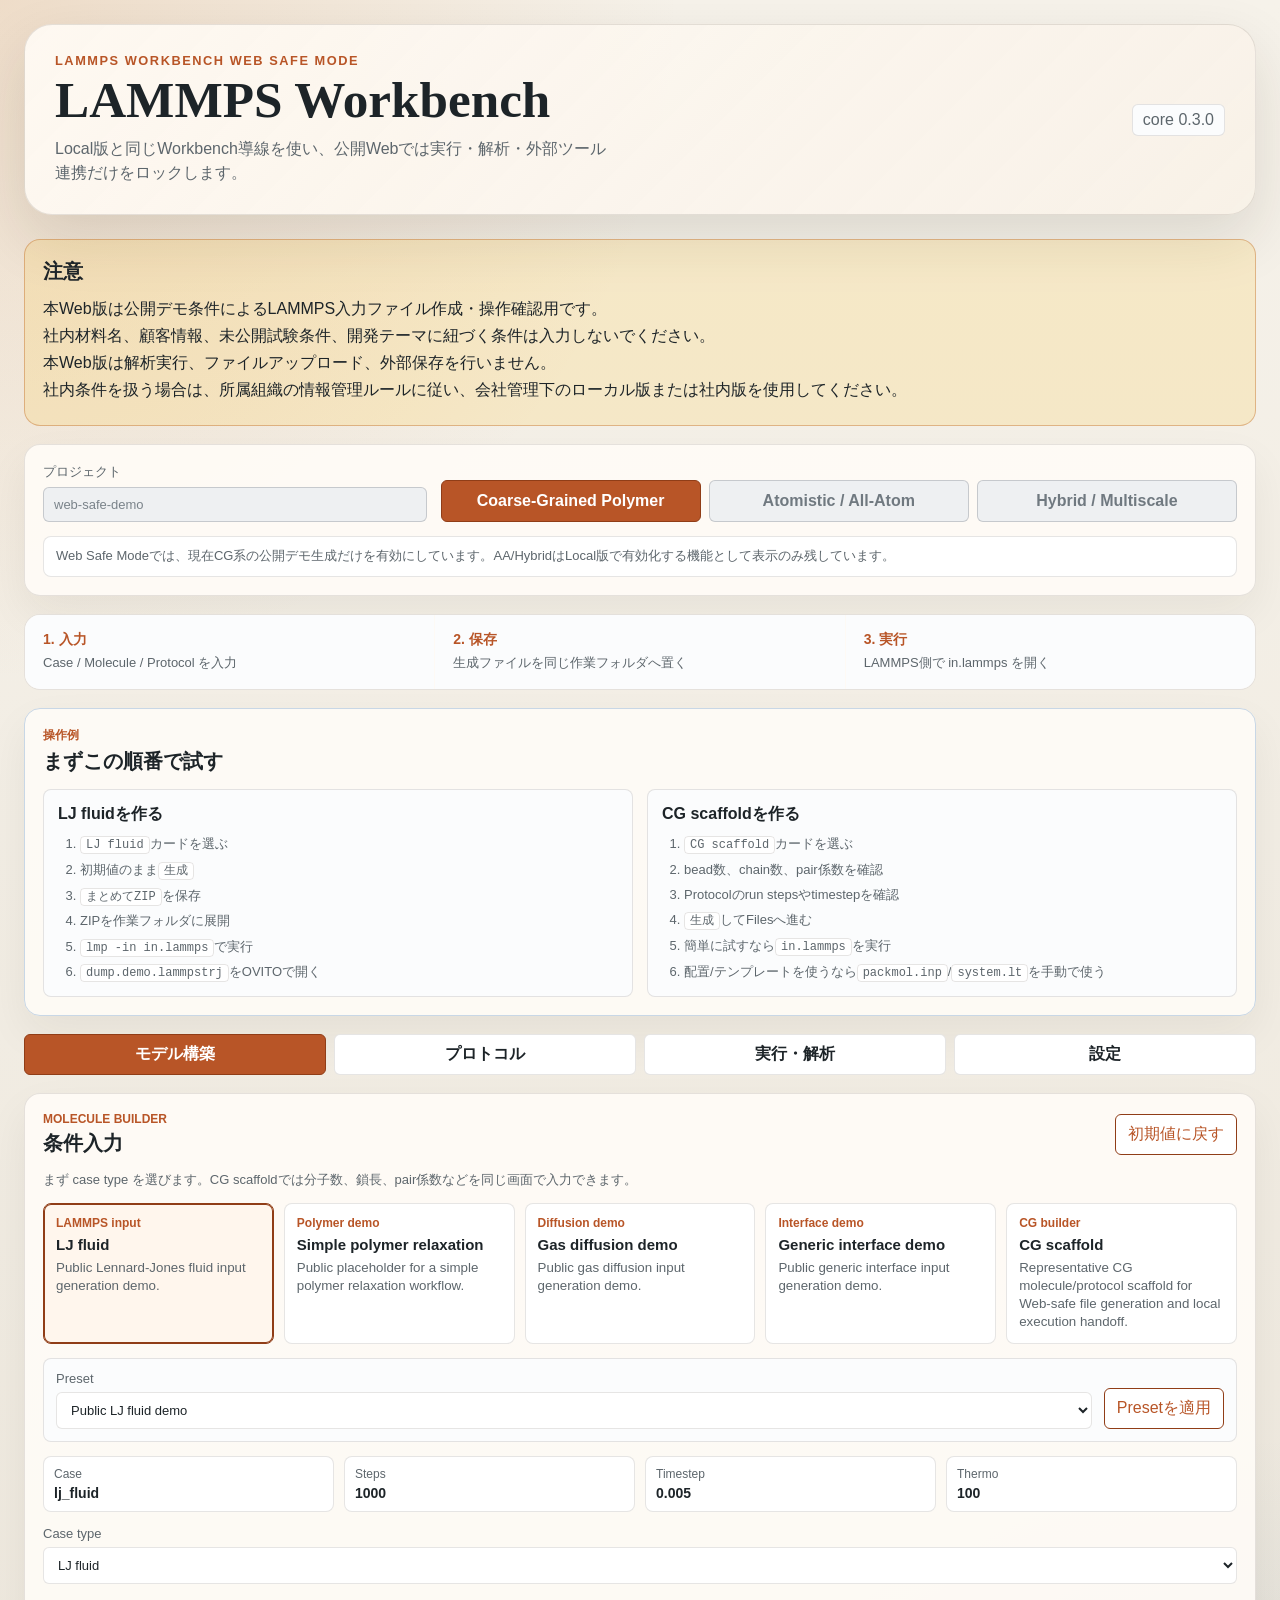
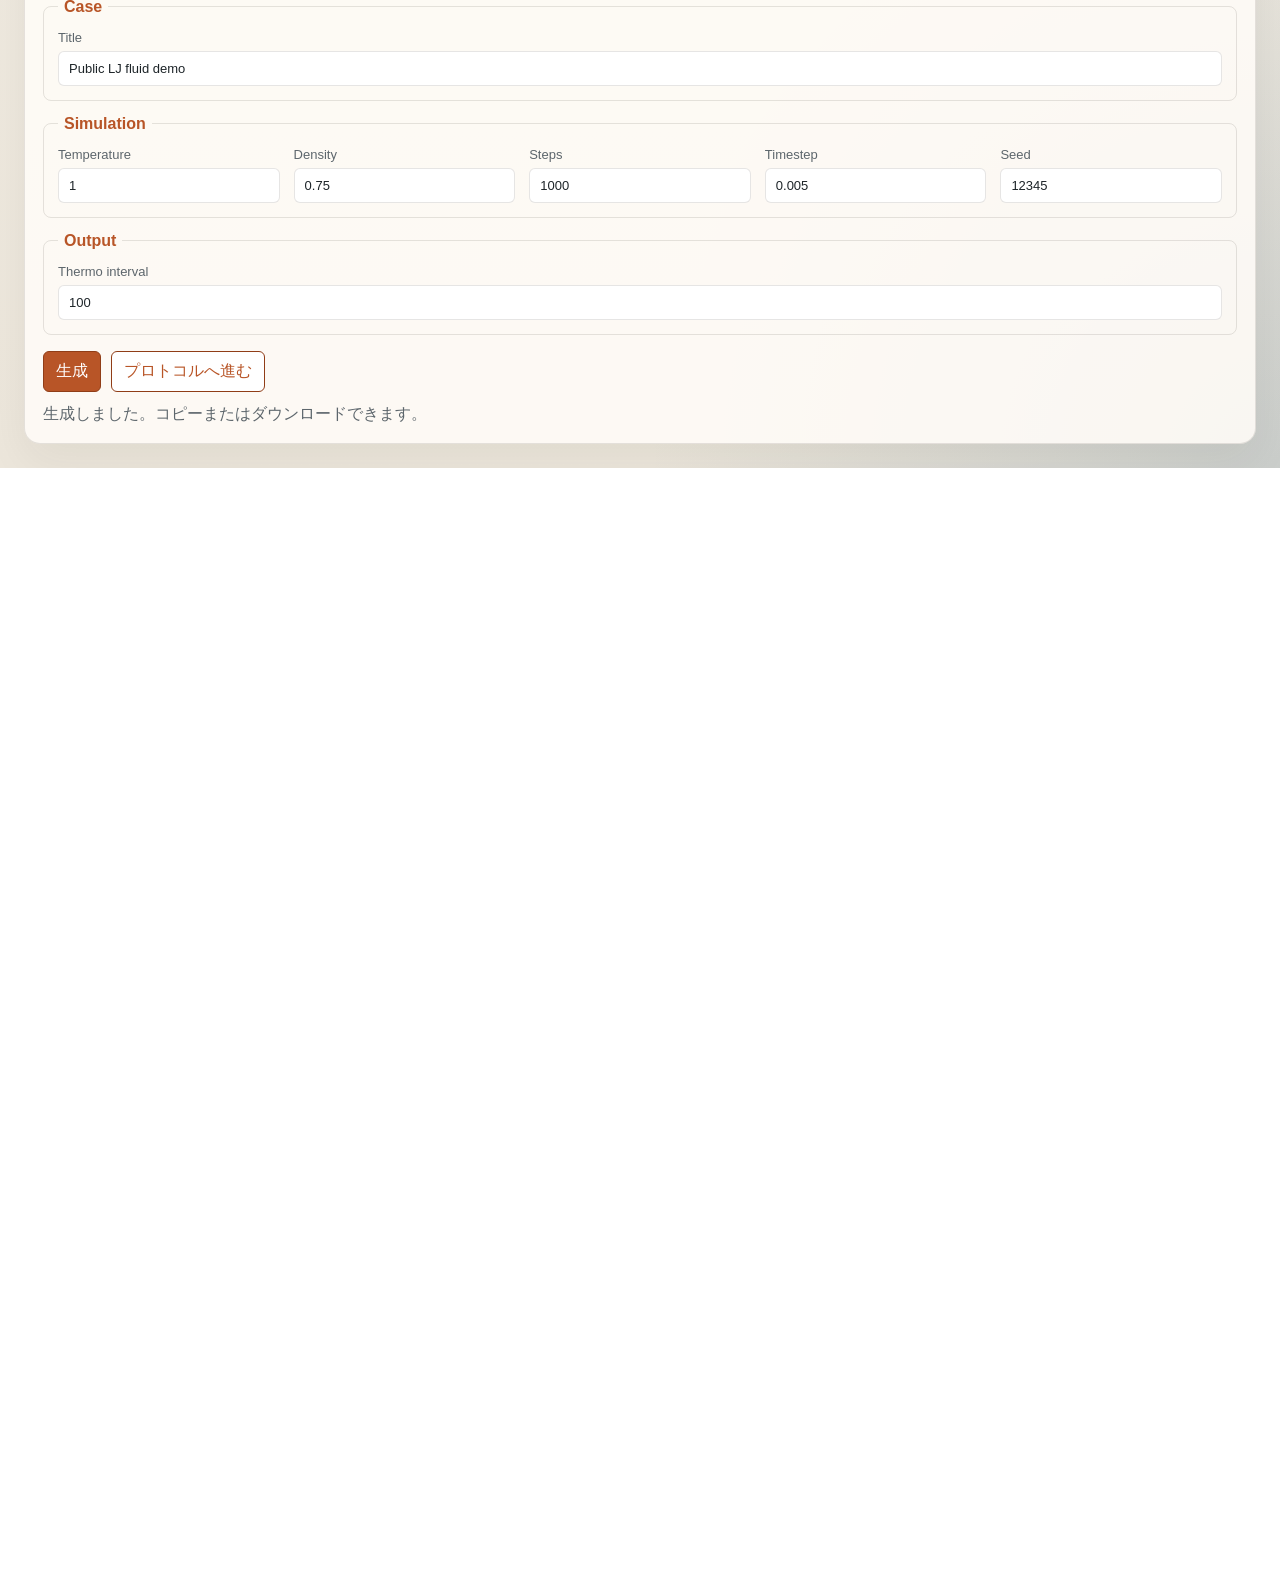
<file: index.html>
<!doctype html>
<html lang="ja">
<head>
  <meta charset="utf-8">
  <meta name="viewport" content="width=device-width, initial-scale=1">
  <meta http-equiv="refresh" content="0; url=apps/web/index.html">
  <title>LAMMPS Workbench Web Safe Mode</title>
  <link rel="canonical" href="apps/web/index.html">
</head>
<body>
  <p><a href="apps/web/index.html">LAMMPS Workbench Web Safe Mode</a></p>
</body>
</html>
</file>
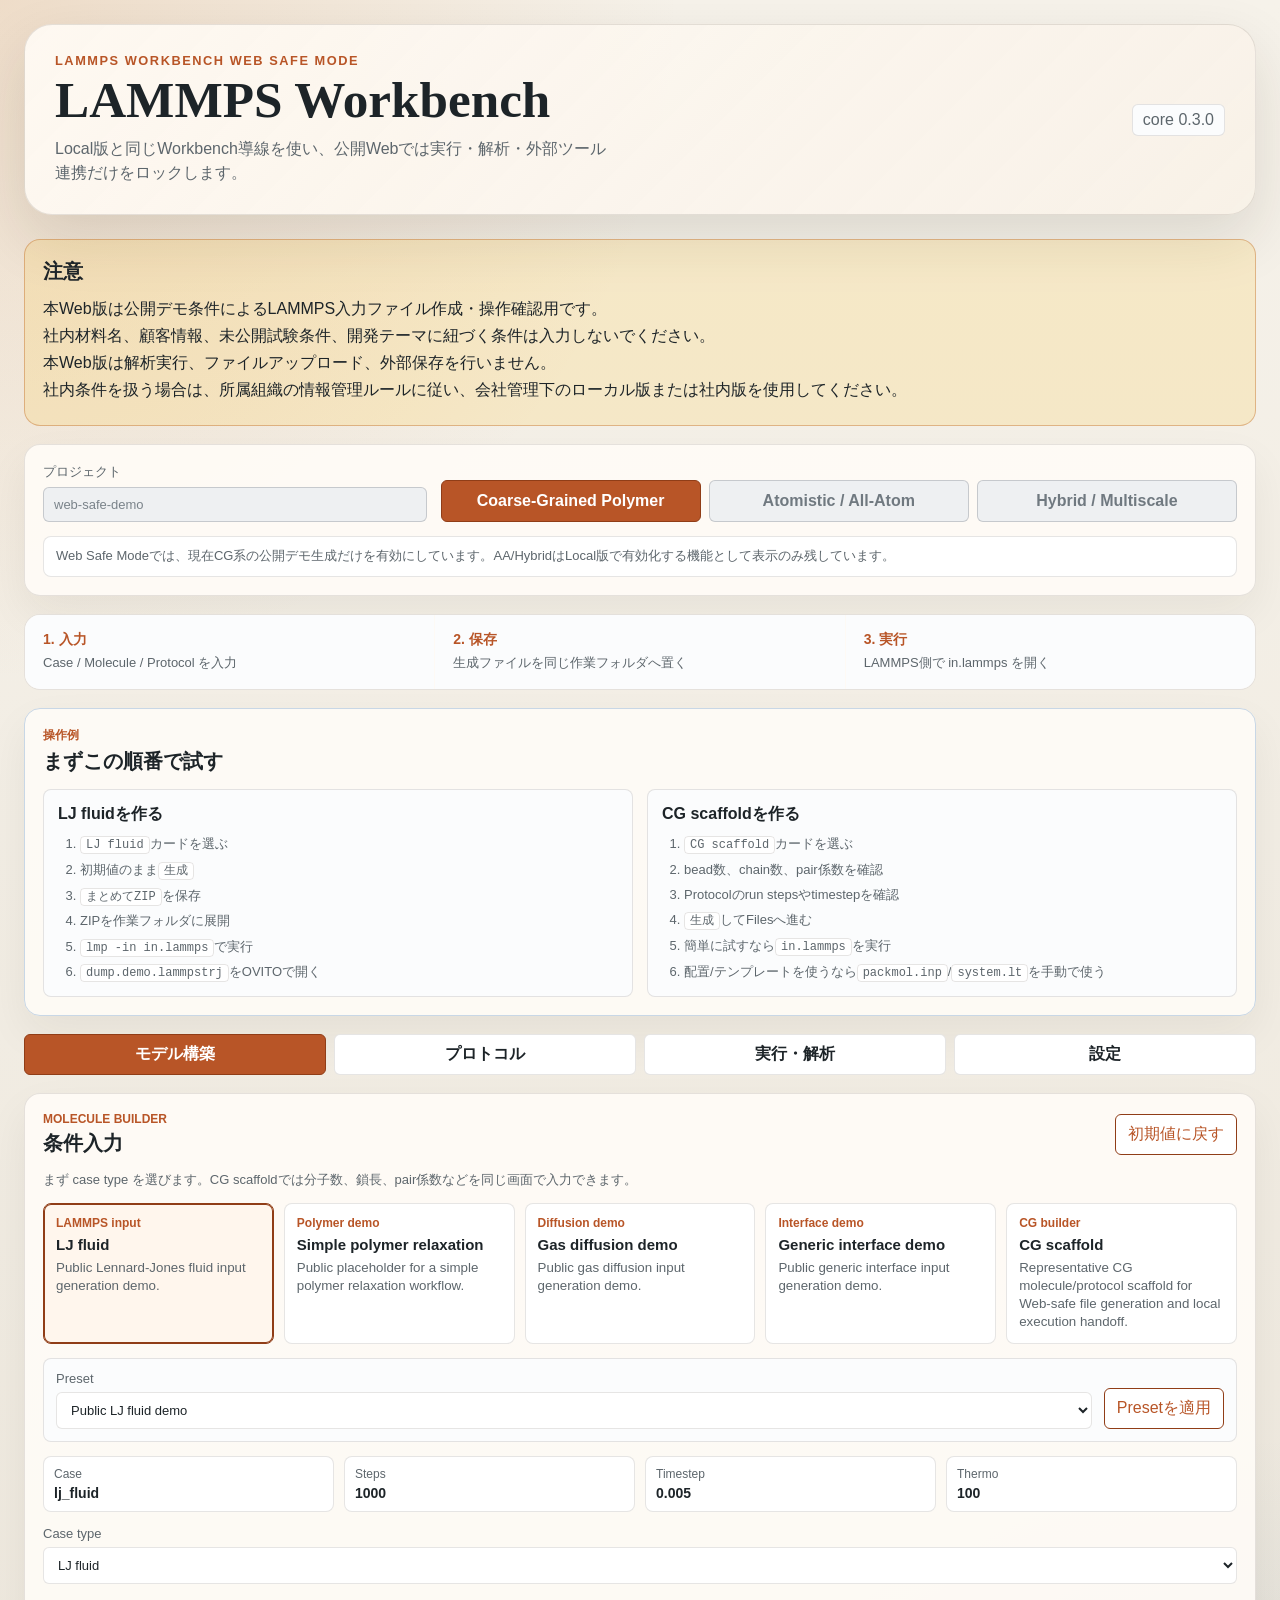
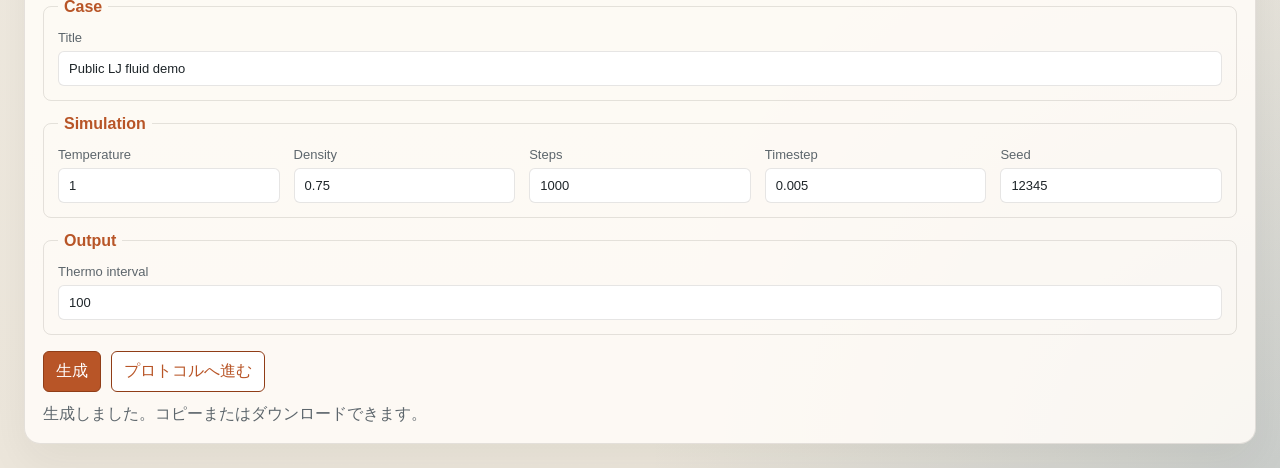
<file: apps/web/index.html>
<!doctype html>
<html lang="ja">
<head>
  <meta charset="utf-8">
  <meta name="viewport" content="width=device-width, initial-scale=1">
  <title>LAMMPS Workbench Web Safe Mode</title>
  <link rel="stylesheet" href="../../shared/ui/workbench-shell.css">
  <link rel="stylesheet" href="./styles.css">
</head>
<body>
  <header class="app-header">
    <div>
      <p class="eyebrow">LAMMPS Workbench Web Safe Mode</p>
      <h1>LAMMPS Workbench</h1>
      <p class="hero-copy">Local版と同じWorkbench導線を使い、公開Webでは実行・解析・外部ツール連携だけをロックします。</p>
    </div>
    <span class="version" id="versionBadge">core</span>
  </header>

  <main class="layout">
    <section class="notice">
      <h2>注意</h2>
      <p>本Web版は公開デモ条件によるLAMMPS入力ファイル作成・操作確認用です。</p>
      <p>社内材料名、顧客情報、未公開試験条件、開発テーマに紐づく条件は入力しないでください。</p>
      <p>本Web版は解析実行、ファイルアップロード、外部保存を行いません。</p>
      <p>社内条件を扱う場合は、所属組織の情報管理ルールに従い、会社管理下のローカル版または社内版を使用してください。</p>
    </section>

    <section class="panel workflow-dashboard">
      <div class="workflow-top">
        <label class="project-inline">
          <span>プロジェクト</span>
          <input type="text" value="web-safe-demo" disabled>
        </label>
        <div class="mode-toggle" role="tablist" aria-label="Project workspace selector">
          <button type="button" class="mode-button is-active" data-workspace-mode="cg">Coarse-Grained Polymer</button>
          <button type="button" class="mode-button is-locked" data-workspace-mode="aa" aria-disabled="true">Atomistic / All-Atom</button>
          <button type="button" class="mode-button is-locked" data-workspace-mode="hybrid" aria-disabled="true">Hybrid / Multiscale</button>
        </div>
      </div>
      <div id="workspaceModeNotice" class="workspace-mode-notice" aria-live="polite">
        Web Safe Modeでは、現在CG系の公開デモ生成だけを有効にしています。AA/HybridはLocal版で有効化する機能として表示のみ残しています。
      </div>
    </section>

    <section class="mode-strip" aria-label="Web Safe Mode workflow">
      <div><strong>1. 入力</strong><span>Case / Molecule / Protocol を入力</span></div>
      <div><strong>2. 保存</strong><span>生成ファイルを同じ作業フォルダへ置く</span></div>
      <div><strong>3. 実行</strong><span>LAMMPS側で in.lammps を開く</span></div>
    </section>

    <section class="panel examples-panel">
      <div class="panel-head">
        <div>
          <p class="section-kicker">操作例</p>
          <h2>まずこの順番で試す</h2>
        </div>
      </div>
      <div class="example-grid">
        <article>
          <h3>LJ fluidを作る</h3>
          <ol>
            <li><code>LJ fluid</code>カードを選ぶ</li>
            <li>初期値のまま<code>生成</code></li>
            <li><code>まとめてZIP</code>を保存</li>
            <li>ZIPを作業フォルダに展開</li>
            <li><code>lmp -in in.lammps</code>で実行</li>
            <li><code>dump.demo.lammpstrj</code>をOVITOで開く</li>
          </ol>
        </article>
        <article>
          <h3>CG scaffoldを作る</h3>
          <ol>
            <li><code>CG scaffold</code>カードを選ぶ</li>
            <li>bead数、chain数、pair係数を確認</li>
            <li>Protocolのrun stepsやtimestepを確認</li>
            <li><code>生成</code>してFilesへ進む</li>
            <li>簡単に試すなら<code>in.lammps</code>を実行</li>
            <li>配置/テンプレートを使うなら<code>packmol.inp</code>/<code>system.lt</code>を手動で使う</li>
          </ol>
        </article>
      </div>
    </section>

    <nav class="workbench-tabs main-tabbar" aria-label="Workbench sections">
      <button type="button" class="tab-button main-tab-button is-active" data-tab-target="builderView">モデル構築</button>
      <button type="button" class="tab-button main-tab-button" data-tab-target="protocolView">プロトコル</button>
      <button type="button" class="tab-button main-tab-button" data-tab-target="runView">実行・解析</button>
      <button type="button" class="tab-button main-tab-button" data-tab-target="settingsView">設定</button>
    </nav>

    <section id="builderView" class="tab-view is-active">
      <section class="panel input-panel">
        <div class="panel-head">
          <div>
            <p class="section-kicker">Molecule Builder</p>
            <h2>条件入力</h2>
          </div>
          <button id="resetButton" type="button" class="secondary-button">初期値に戻す</button>
        </div>
        <p class="helper-text">まず case type を選びます。CG scaffoldでは分子数、鎖長、pair係数などを同じ画面で入力できます。</p>
        <div id="workflowCards" class="workflow-cards" aria-label="Workflow presets"></div>
        <div class="preset-bar">
          <label>
            <span>Preset</span>
            <select id="presetSelect"></select>
          </label>
          <button id="applyPresetButton" type="button" class="secondary-button">Presetを適用</button>
        </div>
        <div id="caseSummary" class="summary-grid" aria-live="polite"></div>
        <div id="caseForm" class="form-grid"></div>
        <div class="actions">
          <button id="generateButton" type="button">生成</button>
          <button type="button" class="secondary-button" data-tab-target="protocolView">プロトコルへ進む</button>
        </div>
        <p id="status" class="status">未生成</p>
        <div id="validationPanel" class="validation-panel is-hidden" aria-live="polite"></div>
      </section>
    </section>

    <section id="protocolView" class="tab-view">
      <section class="panel quickstart-panel">
      <div class="panel-head">
        <div>
          <p class="section-kicker">Protocol</p>
          <h2>どこに何を置いて、どう実行するか</h2>
        </div>
      </div>
      <ol class="quickstart-list">
        <li><strong>作業フォルダを作る</strong><span>例: <code>C:\lammps-demo\lj-fluid</code></span></li>
        <li><strong>このWeb画面で生成する</strong><span>まずは初期値のまま <code>生成</code> を押す</span></li>
        <li><strong>生成ファイルを同じフォルダへ保存</strong><span><code>case.json</code>, <code>in.lammps</code>, <code>procedure.md</code>、CG scaffoldでは <code>packmol.inp</code>, <code>system.lt</code> も必要に応じて保存</span></li>
        <li><strong>LAMMPSで実行</strong><span>作業フォルダで <code>lmp -in in.lammps</code></span></li>
        <li><strong>見たい場合</strong><span>生成された <code>dump.demo.lammpstrj</code> をOVITOで開く</span></li>
      </ol>
      <div id="toolGuide" class="tool-guide" aria-live="polite"></div>
      <div class="procedure-toolbar" aria-label="Procedure detail">
        <span>手順表示</span>
        <button type="button" class="small-button is-active" data-procedure-mode="simple">短縮版</button>
        <button type="button" class="small-button" data-procedure-mode="detail">詳細版</button>
      </div>
      <div id="folderPlan" class="folder-plan" aria-live="polite"></div>
      <div id="routeGuide" class="route-guide" aria-live="polite"></div>
      <div id="readinessChecklist" class="readiness-checklist" aria-live="polite"></div>
      <div class="command-card">
        <div>
          <span class="command-label">PowerShell例</span>
          <pre id="runCommandOutput">cd C:\lammps-demo\lj-fluid&#10;lmp -in in.lammps</pre>
        </div>
        <button id="copyRunCommandButton" type="button" class="secondary-button">コマンドをコピー</button>
      </div>
      <div class="actions">
        <button type="button" class="secondary-button" data-tab-target="builderView">入力へ戻る</button>
        <button type="button" data-tab-target="runView">実行・解析へ進む</button>
      </div>
      </section>
      <section class="workspace">
        <section class="panel handoff-panel">
          <div class="panel-head">
            <div>
              <p class="section-kicker">Files</p>
              <h2>実行環境へ渡す内容</h2>
            </div>
          </div>
          <p class="helper-text">このメモは、どのファイルをどこへ置くか、実行後に何を見るかをまとめたものです。</p>
          <textarea id="handoffOutput" spellcheck="false"></textarea>
          <button id="copyInputButton" type="button" class="secondary-button">in.lammpsをコピー</button>
          <button id="copyHandoffButton" type="button" class="secondary-button">受け渡し文をコピー</button>
        </section>

        <section class="download-panel panel">
        <div class="panel-head">
          <div>
            <p class="section-kicker">Download</p>
            <h2>同じ作業フォルダに保存するファイル</h2>
          </div>
        </div>
        <p class="helper-text">ブラウザのダウンロード先に保存されたら、生成ファイルを同じ作業フォルダへ移動してください。LAMMPSはそのフォルダで <code>in.lammps</code> を実行します。</p>
        <div id="fileChecklist" class="file-checklist" aria-live="polite"></div>
        <div id="fileFolderPlan" class="folder-plan compact-folder-plan" aria-live="polite"></div>
        <div class="file-use-note">
          <strong>迷ったら</strong>
          <span>まず <code>まとめてZIP</code> を保存して展開し、<code>in.lammps</code> だけをLAMMPSで実行してください。PACKMOL/MoltemplateはCG scaffoldを詳しく組み立てたい場合の追加下書きです。</span>
        </div>
        <div class="actions">
          <button id="downloadCaseButton" type="button">case.jsonをDL</button>
          <button id="downloadInputButton" type="button">in.lammpsをDL</button>
          <button id="downloadPackmolButton" type="button">packmol.inpをDL</button>
          <button id="downloadMoltemplateButton" type="button">system.ltをDL</button>
          <button id="downloadProcedureButton" type="button">procedure.mdをDL</button>
          <button id="downloadZipButton" type="button">まとめてZIP</button>
        </div>
        </section>
      </section>

      <section class="output-grid">
      <div class="panel">
        <div class="panel-head">
          <h2>case.json</h2>
          <button id="copyCaseButton" type="button" class="small-button">コピー</button>
        </div>
        <textarea id="caseOutput" spellcheck="false"></textarea>
      </div>
      <div class="panel">
        <div class="panel-head">
          <h2>in.lammps</h2>
          <button id="copyInputFromPanelButton" type="button" class="small-button">コピー</button>
        </div>
        <textarea id="inputOutput" spellcheck="false"></textarea>
      </div>
      <div class="panel wide">
        <div class="panel-head">
          <h2>procedure.md</h2>
          <button id="copyProcedureButton" type="button" class="small-button">コピー</button>
        </div>
        <textarea id="procedureOutput" spellcheck="false"></textarea>
      </div>
      <div class="panel">
        <div class="panel-head">
          <h2>packmol.inp</h2>
          <button id="copyPackmolButton" type="button" class="small-button">コピー</button>
        </div>
        <textarea id="packmolOutput" spellcheck="false"></textarea>
      </div>
      <div class="panel">
        <div class="panel-head">
          <h2>system.lt</h2>
          <button id="copyMoltemplateButton" type="button" class="small-button">コピー</button>
        </div>
        <textarea id="moltemplateOutput" spellcheck="false"></textarea>
      </div>
      </section>
    </section>

    <section id="runView" class="tab-view">
      <section class="panel locked-panel">
        <div class="panel-head">
          <div>
            <p class="section-kicker">Run / Analysis</p>
            <h2>実行・解析はLocal版専用です</h2>
          </div>
          <span class="locked-badge">Web Safeでは無効</span>
        </div>
        <p class="helper-text">Web版はLocal版の機能制限版です。実行・解析系の操作は見える状態にしていますが、公開Webではクリックできません。</p>
        <div class="locked-action-grid">
          <button type="button" data-capability="lammpsRun">LAMMPS 構文チェック</button>
          <button type="button" data-capability="lammpsRun">LAMMPS を実行</button>
          <button type="button" data-capability="packmolRun">PACKMOL を実行</button>
          <button type="button" data-capability="moltemplateRun">Moltemplate を実行</button>
          <button type="button" data-capability="resultAnalysis">log.lammps を解析</button>
          <button type="button" data-capability="ovitoLaunch">OVITOでdumpを開く</button>
        </div>
        <div class="locked-note">
          <strong>Local版で有効になるもの</strong>
          <span>外部ツールのパス設定、作業フォルダ作成、LAMMPS/PACKMOL/Moltemplate/Python/OVITO連携、結果フォルダ整理、log/dump/trajectory解析。</span>
        </div>
        <div class="actions">
          <button type="button" class="secondary-button" data-tab-target="protocolView">プロトコルへ戻る</button>
        </div>
      </section>
    </section>

    <section id="settingsView" class="tab-view">
      <section class="panel locked-panel">
        <div class="panel-head">
          <div>
            <p class="section-kicker">Settings</p>
            <h2>外部ツール設定はLocal版専用です</h2>
          </div>
          <span class="locked-badge">Web Safeでは無効</span>
        </div>
        <p class="helper-text">Web版ではローカルPCの実行ファイルや保存先を読み書きしません。設定欄はLocal版で有効になる項目として表示だけ残します。</p>
        <div class="settings-lock-grid">
          <label><span>Windows LAMMPS</span><input type="text" value="Local版で設定" data-capability="lammpsRun"></label>
          <label><span>PACKMOL</span><input type="text" value="Local版で設定" data-capability="packmolRun"></label>
          <label><span>Moltemplate</span><input type="text" value="Local版で設定" data-capability="moltemplateRun"></label>
          <label><span>Python</span><input type="text" value="Local版で設定" data-capability="pythonRun"></label>
          <label><span>OVITO</span><input type="text" value="Local版で設定" data-capability="ovitoLaunch"></label>
          <label><span>Project保存先</span><input type="text" value="Web版では保存しません" data-capability="projectIo"></label>
        </div>
      </section>
    </section>
  </main>

  <script src="../../core/caseDefinitions.js"></script>
  <script src="../../core/lammpsCase.js"></script>
  <script src="../../shared/ui/workbenchUi.js"></script>
  <script src="../../shared/ui/workbenchCapabilities.js"></script>
  <script src="./webSafeApp.js"></script>
</body>
</html>
</file>
<file: shared/ui/workbench-shell.css>
:root {
  --bg: #f2efe8;
  --bg-accent: radial-gradient(circle at top left, rgba(203, 123, 50, 0.18), transparent 28%),
    radial-gradient(circle at bottom right, rgba(45, 90, 124, 0.18), transparent 26%),
    linear-gradient(180deg, #f6f2ea 0%, #ece6db 100%);
  --panel: rgba(255, 252, 247, 0.88);
  --line: rgba(49, 44, 37, 0.12);
  --text: #1d2428;
  --muted: #5d666c;
  --accent: #b85527;
  --accent-strong: #903d17;
  --accent-soft: rgba(255, 246, 236, 0.88);
  --warn: rgba(251, 191, 36, 0.16);
  --warn-line: rgba(180, 83, 9, 0.35);
  --ok: #0f766e;
  --shadow: 0 24px 60px rgba(41, 30, 17, 0.12);
  --radius: 22px;
  --font-display: "Georgia", "Times New Roman", serif;
  --font-body: "Segoe UI", sans-serif;
}

* {
  box-sizing: border-box;
}

body {
  margin: 0;
  min-height: 100vh;
  color: var(--text);
  font-family: var(--font-body);
  background: var(--bg-accent);
}

button,
input,
select,
textarea {
  font: inherit;
}

.eyebrow,
.section-kicker {
  color: var(--accent);
  font-weight: 700;
  text-transform: uppercase;
}

h1,
h2 {
  margin: 0;
  font-family: var(--font-display);
  font-weight: 700;
}

.panel {
  border: 1px solid var(--line);
  background: var(--panel);
  box-shadow: 0 18px 44px rgba(41, 30, 17, 0.06);
}

button {
  border-color: var(--accent-strong);
  background: var(--accent);
}

.secondary-button,
.small-button,
button + button {
  background: rgba(255, 255, 255, 0.72);
  color: var(--accent-strong);
}
</file>
<file: apps/web/styles.css>
:root {
  color-scheme: light;
}

* {
  box-sizing: border-box;
}

body {
  margin: 0;
  background: var(--bg-accent);
  color: var(--text);
  font-family: var(--font-body);
}

.app-header {
  display: flex;
  align-items: center;
  justify-content: space-between;
  gap: 24px;
  width: min(1320px, calc(100vw - 48px));
  margin: 24px auto 0;
  border: 1px solid var(--line);
  border-radius: calc(var(--radius) + 6px);
  padding: 28px 30px;
  background: linear-gradient(135deg, rgba(255, 250, 244, 0.92), rgba(248, 241, 231, 0.82));
  box-shadow: var(--shadow);
}

.eyebrow {
  margin: 0 0 8px;
  font-size: 0.8rem;
  letter-spacing: 0.12em;
}

h1,
h2 {
  margin: 0;
}

h1 {
  font-size: clamp(2rem, 4vw, 3.4rem);
  line-height: 0.95;
}

h2 {
  margin-bottom: 14px;
  font-size: 1.25rem;
}

.version {
  border: 1px solid var(--line);
  border-radius: 6px;
  padding: 6px 10px;
  color: var(--muted);
  background: #fbfcfd;
}

.hero-copy {
  max-width: 62ch;
  margin: 12px 0 0;
  color: var(--muted);
  line-height: 1.55;
}

.layout {
  display: grid;
  gap: 18px;
  max-width: 1320px;
  margin: 0 auto;
  padding: 24px;
}

.notice,
.panel,
.mode-strip {
  border: 1px solid var(--line);
  border-radius: 16px;
  background: var(--panel);
  padding: 18px;
}

.notice {
  border-color: var(--warn-line);
  background: var(--warn);
}

.notice p {
  margin: 6px 0;
}

.mode-strip {
  display: grid;
  grid-template-columns: repeat(3, minmax(0, 1fr));
  gap: 1px;
  padding: 0;
  overflow: hidden;
}

.mode-strip div {
  display: grid;
  gap: 5px;
  padding: 16px 18px;
  background: #fbfcfd;
}

.mode-strip strong {
  color: var(--accent);
  font-size: 14px;
}

.mode-strip span,
.helper-text {
  color: var(--muted);
  font-size: 13px;
  line-height: 1.45;
}

.workbench-tabs {
  display: grid;
  grid-template-columns: repeat(4, minmax(0, 1fr));
  gap: 8px;
}

.workflow-dashboard {
  display: grid;
  gap: 14px;
}

.workflow-top {
  display: grid;
  grid-template-columns: minmax(220px, 0.65fr) minmax(0, 1.35fr);
  gap: 14px;
  align-items: end;
}

.project-inline {
  margin: 0;
}

.mode-toggle {
  display: grid;
  grid-template-columns: repeat(3, minmax(0, 1fr));
  gap: 8px;
}

.mode-button {
  min-height: 42px;
  border-color: var(--line);
  background: #ffffff;
  color: var(--text);
  font-weight: 800;
}

.mode-button.is-active {
  border-color: var(--accent-strong);
  background: var(--accent);
  color: #ffffff;
}

.mode-button.is-locked {
  border-color: rgba(93, 102, 108, 0.28);
  background: #eef0f2;
  color: #707980;
}

.workspace-mode-notice {
  border: 1px solid var(--line);
  border-radius: 8px;
  padding: 10px 12px;
  background: #ffffff;
  color: var(--muted);
  font-size: 13px;
  line-height: 1.45;
}

.tab-button {
  border-color: var(--line);
  background: #ffffff;
  color: var(--text);
  font-weight: 700;
}

.tab-button.is-active {
  border-color: var(--accent-strong);
  background: var(--accent);
  color: #ffffff;
}

.tab-view {
  display: none;
}

.tab-view.is-active {
  display: grid;
  gap: 18px;
}

.quickstart-panel {
  border-color: #b9d9d0;
}

.quickstart-list {
  display: grid;
  gap: 10px;
  margin: 0;
  padding-left: 22px;
}

.quickstart-list li {
  padding-left: 4px;
}

.quickstart-list strong {
  display: block;
  margin-bottom: 3px;
}

.quickstart-list span {
  color: var(--muted);
  font-size: 13px;
}

code {
  border: 1px solid var(--line);
  border-radius: 4px;
  padding: 1px 5px;
  background: #ffffff;
  font-family: Consolas, "Courier New", monospace;
  font-size: 12px;
}

.command-card {
  display: grid;
  grid-template-columns: minmax(0, 1fr) auto;
  gap: 12px;
  align-items: end;
  margin-top: 16px;
  border: 1px solid var(--line);
  border-radius: 8px;
  padding: 12px;
  background: #fbfcfd;
}

.tool-guide {
  display: grid;
  grid-template-columns: repeat(auto-fit, minmax(190px, 1fr));
  gap: 10px;
  margin-top: 16px;
}

.tool-guide div {
  display: grid;
  grid-template-columns: 1fr auto;
  gap: 5px 8px;
  align-items: center;
  border: 1px solid var(--line);
  border-radius: 8px;
  padding: 10px;
  background: #ffffff;
}

.tool-guide small {
  grid-column: 1 / -1;
  color: var(--muted);
  line-height: 1.35;
}

.tool-required,
.tool-optional {
  border-radius: 999px;
  padding: 2px 8px;
  font-size: 12px;
  font-weight: 700;
}

.tool-required {
  background: #e7f3ef;
  color: #0f5d50;
}

.tool-optional {
  background: #eef2f7;
  color: #4a5568;
}

.procedure-toolbar {
  display: flex;
  flex-wrap: wrap;
  gap: 8px;
  align-items: center;
  margin-top: 16px;
  border: 1px solid var(--line);
  border-radius: 8px;
  padding: 10px;
  background: #ffffff;
}

.procedure-toolbar span {
  margin-right: auto;
  color: var(--muted);
  font-size: 13px;
  font-weight: 700;
}

.procedure-toolbar .small-button.is-active {
  background: var(--accent);
  color: #ffffff;
}

.folder-plan {
  display: grid;
  gap: 10px;
  margin-top: 16px;
  border: 1px solid #b9d9d0;
  border-radius: 8px;
  padding: 12px;
  background: #ffffff;
}

.compact-folder-plan {
  margin: 0 0 14px;
}

.folder-plan > strong {
  color: var(--accent);
}

.folder-tree {
  display: grid;
  gap: 6px;
}

.folder-tree div {
  display: grid;
  grid-template-columns: minmax(190px, 0.9fr) minmax(0, 1.1fr);
  gap: 10px;
  align-items: start;
}

.folder-tree span {
  color: var(--muted);
  font-size: 13px;
  line-height: 1.35;
}

.route-guide {
  display: grid;
  gap: 10px;
  margin-top: 16px;
}

.route-guide > strong {
  color: var(--accent);
}

.route-grid {
  display: grid;
  grid-template-columns: repeat(auto-fit, minmax(210px, 1fr));
  gap: 10px;
}

.route-grid article {
  display: grid;
  gap: 10px;
  border: 1px solid var(--line);
  border-radius: 8px;
  padding: 12px;
  background: #ffffff;
}

.route-grid article > div {
  display: flex;
  gap: 8px;
  align-items: center;
  justify-content: space-between;
}

.route-grid h3 {
  margin: 0;
  font-size: 15px;
}

.route-grid span {
  border-radius: 999px;
  padding: 2px 8px;
  background: #eef2f7;
  color: #4a5568;
  font-size: 12px;
  font-weight: 700;
}

.route-grid ol {
  display: grid;
  gap: 6px;
  margin: 0;
  padding-left: 20px;
  color: var(--muted);
  font-size: 13px;
  line-height: 1.4;
}

.readiness-checklist {
  display: grid;
  gap: 10px;
  margin-top: 16px;
  border: 1px solid var(--line);
  border-radius: 8px;
  padding: 12px;
  background: #fbfcfd;
}

.readiness-checklist > strong {
  color: var(--accent);
}

.readiness-grid {
  display: grid;
  grid-template-columns: repeat(auto-fit, minmax(210px, 1fr));
  gap: 10px;
}

.readiness-grid div {
  display: grid;
  gap: 7px;
  border: 1px solid var(--line);
  border-radius: 8px;
  padding: 10px;
  background: #ffffff;
}

.readiness-grid span {
  display: flex;
  gap: 8px;
  align-items: center;
  justify-content: space-between;
}

.readiness-grid em {
  border-radius: 999px;
  padding: 2px 8px;
  font-size: 12px;
  font-style: normal;
  font-weight: 700;
}

.readiness-grid small {
  color: var(--muted);
  line-height: 1.35;
}

.badge-ok {
  background: #e7f3ef;
  color: #0f5d50;
}

.badge-error {
  background: #fff4ed;
  color: #9a3d19;
}

.badge-neutral {
  background: #eef2f7;
  color: #4a5568;
}

.examples-panel {
  border-color: #c8d7e6;
}

.example-grid {
  display: grid;
  grid-template-columns: repeat(2, minmax(0, 1fr));
  gap: 14px;
}

.example-grid article {
  border: 1px solid var(--line);
  border-radius: 8px;
  padding: 14px;
  background: #fbfcfd;
}

.example-grid h3 {
  margin: 0 0 10px;
  font-size: 16px;
}

.example-grid ol {
  display: grid;
  gap: 7px;
  margin: 0;
  padding-left: 22px;
  color: var(--muted);
  font-size: 13px;
  line-height: 1.4;
}

.file-use-note {
  display: grid;
  gap: 5px;
  margin-bottom: 14px;
  border: 1px solid #b9d9d0;
  border-radius: 8px;
  padding: 12px;
  background: #ffffff;
}

.file-use-note strong {
  color: var(--accent);
}

.file-use-note span {
  color: var(--muted);
  font-size: 13px;
  line-height: 1.45;
}

.command-label {
  display: block;
  margin-bottom: 6px;
  color: var(--muted);
  font-size: 12px;
  font-weight: 700;
}

pre {
  margin: 0;
  overflow-x: auto;
  font-family: Consolas, "Courier New", monospace;
  font-size: 13px;
  line-height: 1.45;
}

.workspace {
  display: grid;
  grid-template-columns: minmax(0, 1.35fr) minmax(320px, 0.65fr);
  gap: 18px;
  align-items: start;
}

.panel-head {
  display: flex;
  align-items: center;
  justify-content: space-between;
  gap: 14px;
  margin-bottom: 14px;
}

.panel-head h2 {
  margin-bottom: 0;
}

.section-kicker {
  margin: 0 0 4px;
  color: var(--accent);
  font-size: 12px;
  font-weight: 700;
  text-transform: uppercase;
}

.form-grid {
  display: grid;
  gap: 14px;
}

.preset-bar {
  display: grid;
  grid-template-columns: minmax(0, 1fr) auto;
  gap: 12px;
  align-items: end;
  margin-bottom: 14px;
  border: 1px solid var(--line);
  border-radius: 8px;
  padding: 12px;
  background: #fbfcfd;
}

.workflow-cards {
  display: grid;
  grid-template-columns: repeat(auto-fit, minmax(190px, 1fr));
  gap: 10px;
  margin-bottom: 14px;
}

.workflow-card {
  display: grid;
  gap: 6px;
  align-content: start;
  min-height: 116px;
  border: 1px solid var(--line);
  border-radius: 8px;
  padding: 12px;
  background: #ffffff;
  color: var(--text);
  text-align: left;
}

.workflow-card span {
  color: var(--accent);
  font-size: 12px;
  font-weight: 700;
}

.workflow-card strong {
  font-size: 15px;
}

.workflow-card small {
  color: var(--muted);
  line-height: 1.35;
}

.workflow-card.is-active {
  border-color: var(--accent-strong);
  box-shadow: inset 0 0 0 1px var(--accent-strong);
  background: var(--accent-soft);
}

.summary-grid,
.file-checklist {
  display: grid;
  grid-template-columns: repeat(auto-fit, minmax(150px, 1fr));
  gap: 10px;
  margin-bottom: 14px;
}

.summary-grid div,
.file-checklist div {
  display: grid;
  gap: 4px;
  border: 1px solid var(--line);
  border-radius: 8px;
  padding: 10px;
  background: #ffffff;
}

.summary-grid span,
.file-checklist span {
  color: var(--muted);
  font-size: 12px;
}

.summary-grid strong {
  overflow-wrap: anywhere;
  font-size: 14px;
}

fieldset {
  border: 1px solid var(--line);
  border-radius: 8px;
  margin: 0;
  padding: 14px;
}

legend {
  padding: 0 6px;
  color: var(--accent);
  font-weight: 700;
}

.field-grid {
  display: grid;
  grid-template-columns: repeat(auto-fit, minmax(210px, 1fr));
  gap: 14px;
}

label {
  display: grid;
  gap: 6px;
  color: var(--muted);
  font-size: 13px;
}

input,
select,
textarea,
button {
  font: inherit;
}

input,
select,
textarea {
  width: 100%;
  border: 1px solid var(--line);
  border-radius: 6px;
  padding: 9px 10px;
  background: #ffffff;
  color: var(--text);
}

.actions {
  display: flex;
  flex-wrap: wrap;
  gap: 10px;
  margin-top: 16px;
}

button {
  border: 1px solid var(--accent-strong);
  border-radius: 6px;
  padding: 9px 12px;
  background: var(--accent);
  color: #ffffff;
  cursor: pointer;
}

button:disabled,
input:disabled {
  border-color: rgba(93, 102, 108, 0.28);
  background: #eef0f2;
  color: #7a838a;
  cursor: not-allowed;
}

.is-capability-locked {
  opacity: 0.66;
}

.secondary-button,
button + button {
  background: #ffffff;
  color: var(--accent);
}

.small-button {
  padding: 6px 9px;
  background: #ffffff;
  color: var(--accent);
  font-size: 12px;
}

.status {
  margin: 12px 0 0;
  color: var(--muted);
}

.validation-panel {
  display: grid;
  gap: 8px;
  margin-top: 12px;
  border: 1px solid #dc7b4b;
  border-radius: 8px;
  padding: 12px;
  background: #fff4ed;
  color: #7a3216;
}

.validation-panel.is-hidden {
  display: none;
}

.validation-panel ul {
  display: grid;
  gap: 5px;
  margin: 0;
  padding-left: 20px;
}

input.is-invalid,
select.is-invalid,
textarea.is-invalid {
  border-color: #c6532b;
  box-shadow: 0 0 0 3px rgba(198, 83, 43, 0.12);
}

.output-grid {
  display: grid;
  grid-template-columns: repeat(2, minmax(0, 1fr));
  gap: 18px;
}

.wide {
  grid-column: 1 / -1;
}

textarea {
  min-height: 330px;
  resize: vertical;
  font-family: Consolas, "Courier New", monospace;
  font-size: 13px;
  line-height: 1.45;
}

.handoff-panel textarea {
  min-height: 260px;
  background: #fbfcfd;
}

.download-panel {
  border-color: #b9d9d0;
  background: var(--accent-soft);
}

.wide textarea {
  min-height: 180px;
}

.locked-panel {
  border-color: rgba(116, 66, 46, 0.22);
  background: rgba(255, 252, 247, 0.9);
}

.locked-badge {
  border: 1px solid rgba(116, 66, 46, 0.28);
  border-radius: 999px;
  padding: 4px 10px;
  background: rgba(244, 238, 230, 0.92);
  color: #74422e;
  font-size: 12px;
  font-weight: 800;
}

.locked-action-grid,
.settings-lock-grid {
  display: grid;
  grid-template-columns: repeat(auto-fit, minmax(210px, 1fr));
  gap: 10px;
  margin-top: 16px;
}

.locked-action-grid button {
  min-height: 44px;
}

.locked-note {
  display: grid;
  gap: 5px;
  margin-top: 16px;
  border: 1px solid var(--line);
  border-radius: 8px;
  padding: 12px;
  background: #ffffff;
}

.locked-note strong {
  color: var(--accent);
}

.locked-note span {
  color: var(--muted);
  font-size: 13px;
  line-height: 1.45;
}

@media (max-width: 760px) {
  .app-header,
  .output-grid,
  .example-grid,
  .workspace,
  .mode-strip,
  .workbench-tabs,
  .workflow-top,
  .mode-toggle,
  .command-card,
  .preset-bar,
  .folder-tree div {
    grid-template-columns: 1fr;
  }

  .app-header {
    align-items: flex-start;
    flex-direction: column;
  }
}
</file>
